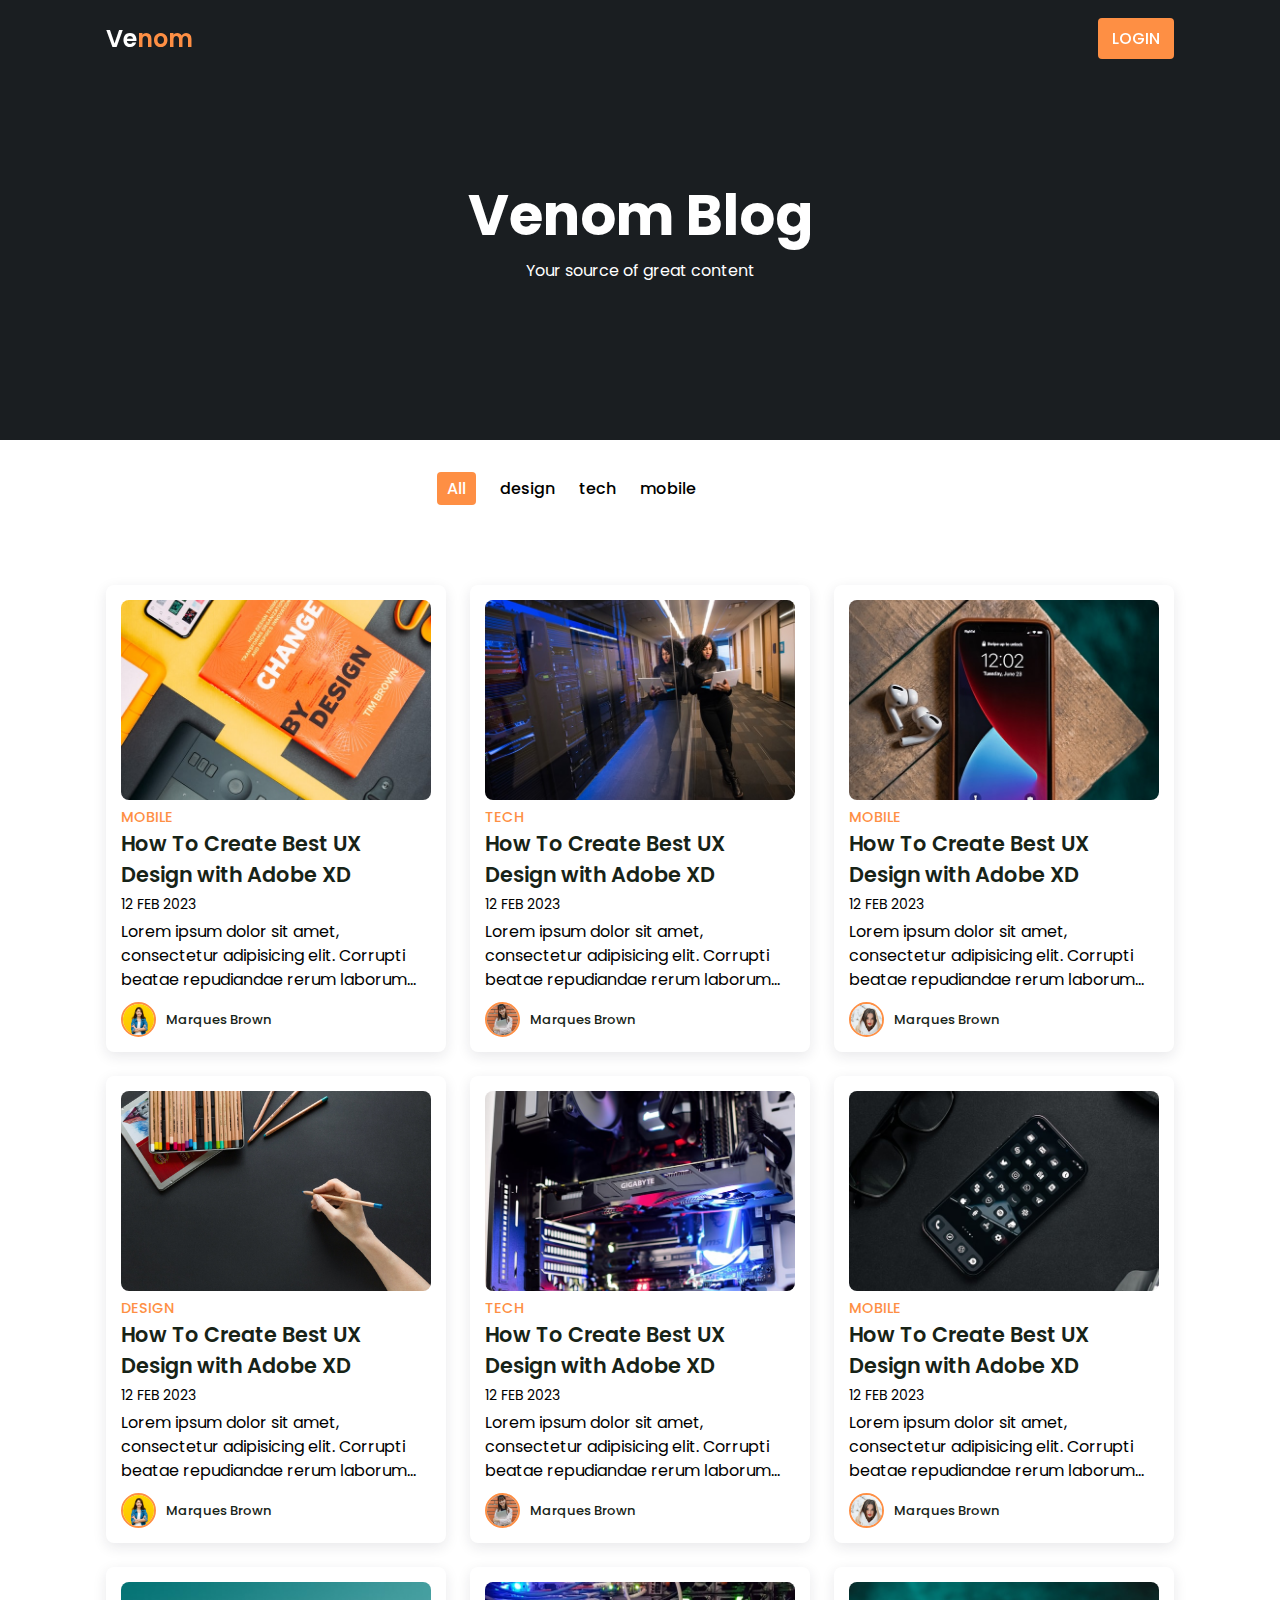
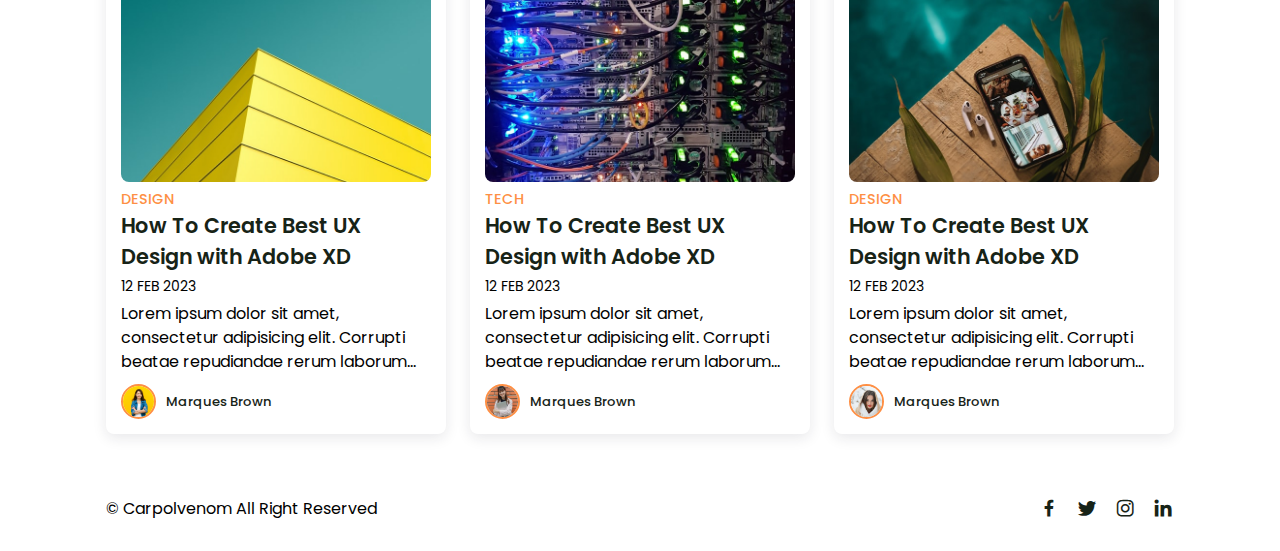
<file: index.html>
<!DOCTYPE html>
<html lang="en">
<head>
  <meta charset="UTF-8">
  <meta name="viewport" content="width=device-width, initial-scale=1.0">
  <title>My Blog</title>
  <!-- link to css file -->
  <link rel="stylesheet" href="style.css">

  <!-- Box Icon -->
  <link href='https://unpkg.com/boxicons@2.1.4/css/boxicons.min.css' rel="stylesheet">
</head>
<body>
<!-- Header -->
  <header>
    <!-- <div class="shadow"> -->
    <!-- nav -->
    <div class="nav container">
    <!-- Logo -->
    <a href="#" class="logo">Ve<span>nom</span></a>
    <!-- login btn -->
    <a href="login.html" class="login">Login</a>
  </div>
  <!-- </div> -->

  </header>

  <!--Home  -->
  <section class="home" id="home">
    <div class="home-text container">
      <h2 class="home-title">Venom Blog</h2>
      <span class="home-subtitle">Your source of great content</span>
    </div>
  </section>

  <!-- Post Filter -->
  <div class="post-filter container ">
    <span class="filter-item active-filter" data-filter='all'>All</span>
    <span class="filter-item" data-filter='design'>design</span>
    <span class="filter-item" data-filter='tech'>tech</span>
    <span class="filter-item" data-filter='mobile'>mobile</span>
  </div>

  <!-- posts -->
  <section class="post container">
     <!-- post Box 1 -->
     <div class="post-box">
        <img src="img/post-1.jpg" alt="" class="post-img">
        <h2 class="category">Mobile</h2>
        <a href="post-page.html" class="post-title">
          How To Create Best UX Design with Adobe XD
        </a>
        <span class="post-date">12 Feb 2023</span>
        <p class="post-decription">Lorem ipsum dolor sit amet, consectetur adipisicing elit. Corrupti beatae repudiandae rerum laborum fugit temporibus officia sed, at amet, impedit nam modi maxime consequuntur assumenda.</p>
        <div class="profile">
          <img src="img/profile-1.jpg" alt="" class="profile-img">
          <span class="profile-name">Marques Brown</span>
        </div>
      </div>
         <!-- post Box 2 -->
     <div class="post-box">
      <img src="img/post-2.jpg" alt="" class="post-img">
      <h2 class="category">Tech</h2>
      <a href="post-page.html" class="post-title">
        How To Create Best UX Design with Adobe XD
      </a>
      <span class="post-date">12 Feb 2023</span>
      <p class="post-decription">Lorem ipsum dolor sit amet, consectetur adipisicing elit. Corrupti beatae repudiandae rerum laborum fugit temporibus officia sed, at amet, impedit nam modi maxime consequuntur assumenda.</p>
      <div class="profile">
        <img src="img/profile-2.jpg" alt="" class="profile-img">
        <span class="profile-name">Marques Brown</span>
      </div>
      </div>
       <!-- post Box 3 -->
     <div class="post-box">
      <img src="img/post-3.jpg" alt="" class="post-img">
      <h2 class="category">Mobile</h2>
      <a href="post-page.html" class="post-title">
        How To Create Best UX Design with Adobe XD
      </a>
      <span class="post-date">12 Feb 2023</span>
      <p class="post-decription">Lorem ipsum dolor sit amet, consectetur adipisicing elit. Corrupti beatae repudiandae rerum laborum fugit temporibus officia sed, at amet, impedit nam modi maxime consequuntur assumenda.</p>
      <div class="profile">
        <img src="img/profile-3.jpg" alt="" class="profile-img">
        <span class="profile-name">Marques Brown</span>
      </div>
     </div>
      <!-- post Box 4 -->
      <div class="post-box Design">
        <img src="img/post-4.jpg" alt="" class="post-img">
        <h2 class="category">Design</h2>
        <a href="post-page.html" class="post-title">
          How To Create Best UX Design with Adobe XD
        </a>
        <span class="post-date">12 Feb 2023</span>
        <p class="post-decription">Lorem ipsum dolor sit amet, consectetur adipisicing elit. Corrupti beatae repudiandae rerum laborum fugit temporibus officia sed, at amet, impedit nam modi maxime consequuntur assumenda.</p>
        <div class="profile">
          <img src="img/profile-1.jpg" alt="" class="profile-img">
          <span class="profile-name">Marques Brown</span>
        </div>
      </div>
         <!-- post Box 5 -->
     <div class="post-box tech">
      <img src="img/post-5.jpg" alt="" class="post-img">
      <h2 class="category">Tech</h2>
      <a href="post-page.html" class="post-title">
        How To Create Best UX Design with Adobe XD
      </a>
      <span class="post-date">12 Feb 2023</span>
      <p class="post-decription">Lorem ipsum dolor sit amet, consectetur adipisicing elit. Corrupti beatae repudiandae rerum laborum fugit temporibus officia sed, at amet, impedit nam modi maxime consequuntur assumenda.</p>
      <div class="profile">
        <img src="img/profile-2.jpg" alt="" class="profile-img">
        <span class="profile-name">Marques Brown</span>
      </div>
      </div>
       <!-- post Box 6 -->
     <div class="post-box mobile">
      <img src="img/post-6.jpg" alt="" class="post-img">
      <h2 class="category">Mobile</h2>
      <a href="post-page.html" class="post-title">
        How To Create Best UX Design with Adobe XD
      </a>
      <span class="post-date">12 Feb 2023</span>
      <p class="post-decription">Lorem ipsum dolor sit amet, consectetur adipisicing elit. Corrupti beatae repudiandae rerum laborum fugit temporibus officia sed, at amet, impedit nam modi maxime consequuntur assumenda.</p>
      <div class="profile">
        <img src="img/profile-3.jpg" alt="" class="profile-img">
        <span class="profile-name">Marques Brown</span>
      </div>
     </div>
      <!-- post Box 7 -->
      <div class="post-box design">
        <img src="img/post-7.jpg" alt="" class="post-img">
        <h2 class="category">Design</h2>
        <a href="post-page.html" class="post-title">
          How To Create Best UX Design with Adobe XD
        </a>
        <span class="post-date">12 Feb 2023</span>
        <p class="post-decription">Lorem ipsum dolor sit amet, consectetur adipisicing elit. Corrupti beatae repudiandae rerum laborum fugit temporibus officia sed, at amet, impedit nam modi maxime consequuntur assumenda.</p>
        <div class="profile">
          <img src="img/profile-1.jpg" alt="" class="profile-img">
          <span class="profile-name">Marques Brown</span>
        </div>
      </div>
         <!-- post Box 8 -->
     <div class="post-box tech">
      <img src="img/post-8.jpg" alt="" class="post-img">
      <h2 class="category">Tech</h2>
      <a href="post-page.html" class="post-title">
        How To Create Best UX Design with Adobe XD
      </a>
      <span class="post-date">12 Feb 2023</span>
      <p class="post-decription">Lorem ipsum dolor sit amet, consectetur adipisicing elit. Corrupti beatae repudiandae rerum laborum fugit temporibus officia sed, at amet, impedit nam modi maxime consequuntur assumenda.</p>
      <div class="profile">
        <img src="img/profile-2.jpg" alt="" class="profile-img">
        <span class="profile-name">Marques Brown</span>
      </div>
      </div>
       <!-- post Box 9 -->
     <div class="post-box design">
      <img src="img/post-9.jpg" alt="" class="post-img">
      <h2 class="category">Design</h2>
      <a href="post-page.html" class="post-title">
        How To Create Best UX Design with Adobe XD
      </a>
      <span class="post-date">12 Feb 2023</span>
      <p class="post-decription">Lorem ipsum dolor sit amet, consectetur adipisicing elit. Corrupti beatae repudiandae rerum laborum fugit temporibus officia sed, at amet, impedit nam modi maxime consequuntur assumenda.</p>
      <div class="profile">
        <img src="img/profile-3.jpg" alt="" class="profile-img">
        <span class="profile-name">Marques Brown</span>
      </div>
     </div>
  </section>

  <!-- Footer -->
  <div class="footer container">
    <p>&#169; Carpolvenom All Right Reserved</p>
    <div class="social">
      <a href="#" class="bx bxl-facebook"></i></a>
      <a href="#" class="bx bxl-twitter"></i></a>
      <a href="#" class="bx bxl-instagram"></i></a>
      <a href="#" class="bx bxl-linkedin"></i></a>

    </div>
  </div>



  <!-- Jquary Link -->
  <script src="https://code.jquery.com/jquery-3.7.0.js" integrity="sha256-JlqSTELeR4TLqP0OG9dxM7yDPqX1ox/HfgiSLBj8+kM=" crossorigin="anonymous"></script>
<!-- link to js file -->
<script src="/Js/main.js"></script>
  

</body>
</html>
</file>
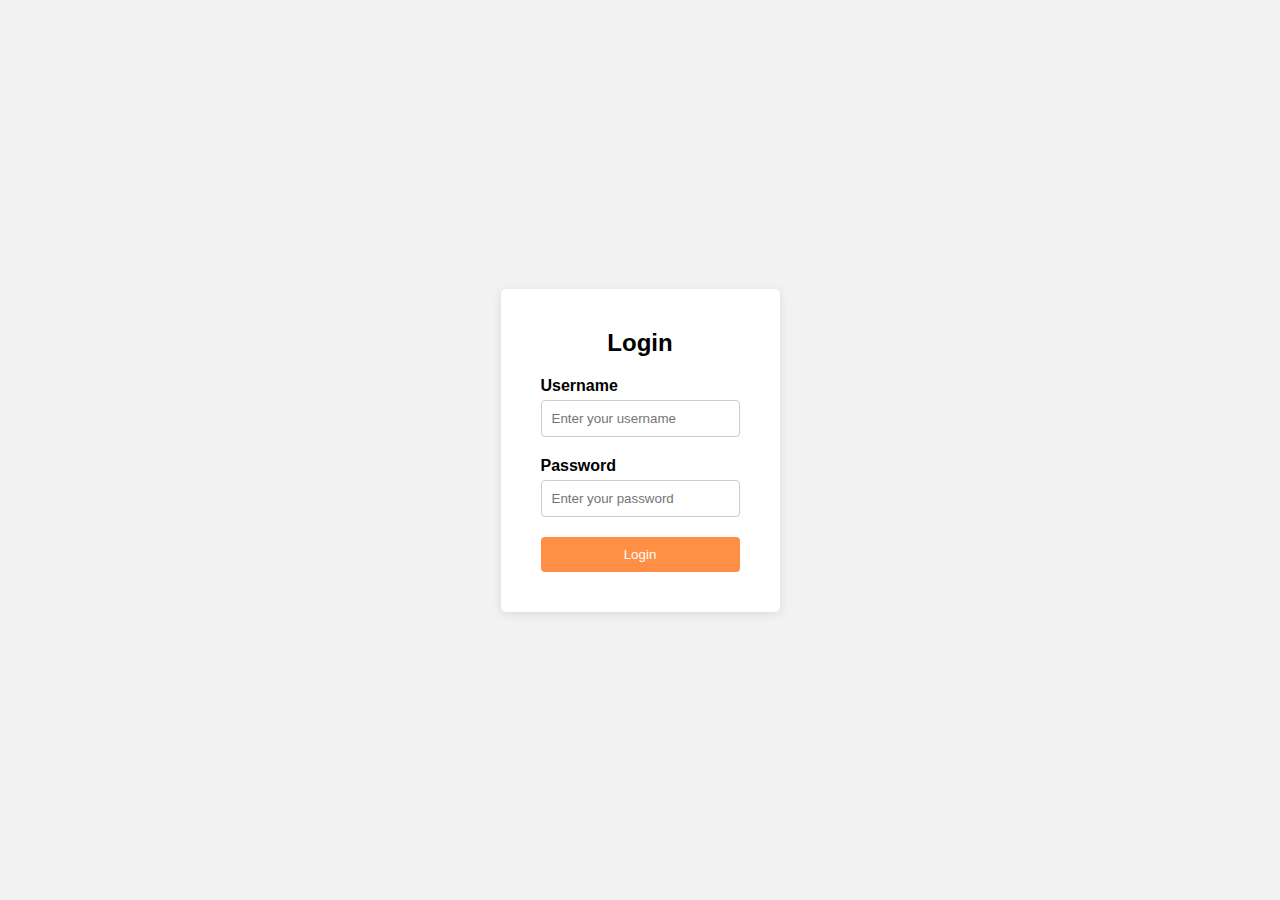
<file: login.html>
<!DOCTYPE html>
<html lang="en">
<head>
  <meta charset="UTF-8">
  <meta name="viewport" content="width=device-width, initial-scale=1.0">
  <link rel="stylesheet" href="login.css">
  <title>Login Page</title>
</head>
<body>
  <div class="container">
    <form class="login-form">
      <h2>Login</h2>
      <div class="form-group">
        <label for="username">Username</label>
        <input type="text" id="username" name="username" placeholder="Enter your username" required>
      </div>
      <div class="form-group">
        <label for="password">Password</label>
        <input type="password" id="password" name="password" placeholder="Enter your password" required>
      </div>
      <button type="submit">Login</button>
    </form>
  </div>
</body>
</html>
</file>
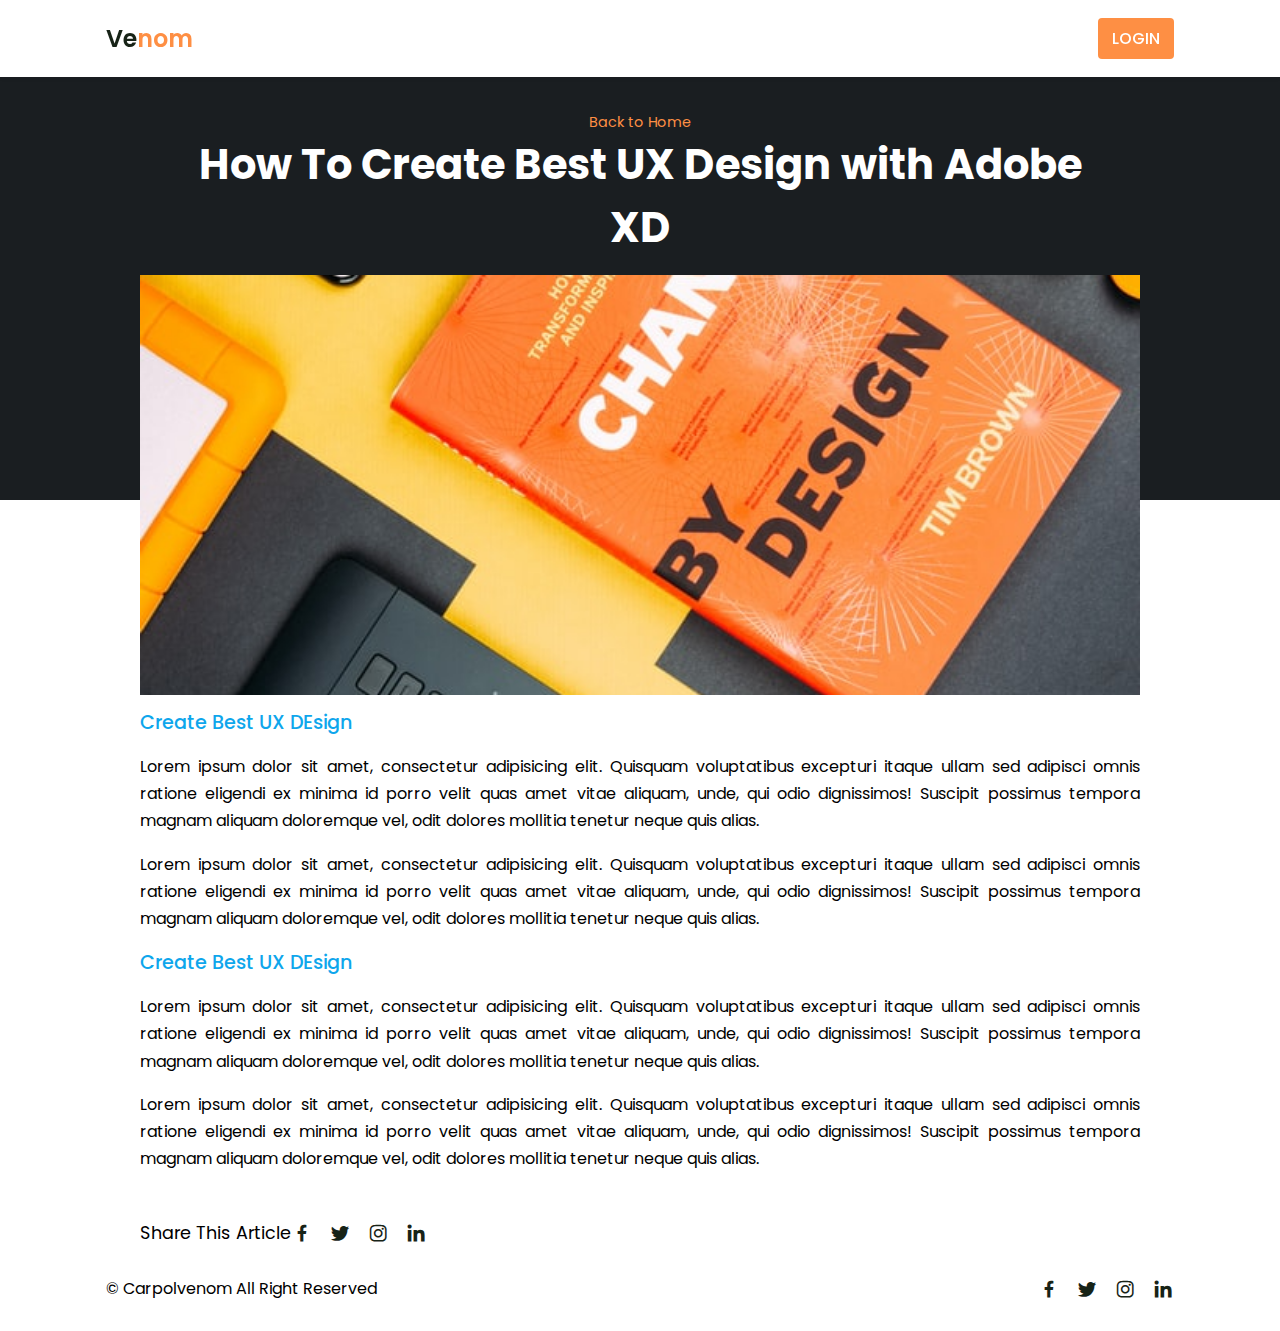
<file: post-page.html>
<!DOCTYPE html>
<html lang="en">

<head>
    <meta charset="UTF-8">
    <meta name="viewport" content="width=device-width, initial-scale=1.0">
    <title>Post page</title>
    <!-- link to css file -->
    <link rel="stylesheet" href="style.css">

    <!-- Box Icon -->
    <link href='https://unpkg.com/boxicons@2.1.4/css/boxicons.min.css' rel="stylesheet">
</head>

<body>
    <!-- Header -->
    <header>
        <div class="shadow">
            <!-- nav -->
            <div class="nav container">
                <!-- Logo -->
                <a href="index.html" class="logo">Ve<span>nom</span></a>
                <!-- login btn -->
                <a href="#" class="login">Login</a>
            </div>

    </header>
    <!-- post content -->
    <section class="post-header">
        <div class="header-content post-container">
            <!-- back to Home -->
            <a href="index.html" class="back-home">Back to Home</a>
            <!-- post title -->
            <h1 class="header-title">How To Create Best UX Design with Adobe XD</h1>
            <!-- post-image -->
            <img src="/img/post-1.jpg" alt="" class="header-img">
        </div>
    </section>

    <!-- posts -->
    <section class="post-content post-container">
        <h2 class="sub-headering">Create Best UX DEsign</h2>
        <p class="post-text">Lorem ipsum dolor sit amet, consectetur adipisicing elit. Quisquam voluptatibus excepturi
            itaque ullam sed adipisci omnis ratione eligendi ex minima id porro velit quas amet vitae aliquam, unde, qui
            odio dignissimos! Suscipit possimus tempora magnam aliquam doloremque vel, odit dolores mollitia tenetur
            neque quis alias.</p>
        <p class="post-text">Lorem ipsum dolor sit amet, consectetur adipisicing elit. Quisquam voluptatibus excepturi
            itaque ullam sed adipisci omnis ratione eligendi ex minima id porro velit quas amet vitae aliquam, unde, qui
            odio dignissimos! Suscipit possimus tempora magnam aliquam doloremque vel, odit dolores mollitia tenetur
            neque quis alias.</p>

            <h2 class="sub-headering">Create Best UX DEsign</h2>
            <p class="post-text">Lorem ipsum dolor sit amet, consectetur adipisicing elit. Quisquam voluptatibus excepturi
                itaque ullam sed adipisci omnis ratione eligendi ex minima id porro velit quas amet vitae aliquam, unde, qui
                odio dignissimos! Suscipit possimus tempora magnam aliquam doloremque vel, odit dolores mollitia tenetur
                neque quis alias.</p>
            <p class="post-text">Lorem ipsum dolor sit amet, consectetur adipisicing elit. Quisquam voluptatibus excepturi
                itaque ullam sed adipisci omnis ratione eligendi ex minima id porro velit quas amet vitae aliquam, unde, qui
                odio dignissimos! Suscipit possimus tempora magnam aliquam doloremque vel, odit dolores mollitia tenetur
                neque quis alias.</p>    
    </section>

    <!-- share -->
      <div class="share post-container">
        <span class="share-title">Share This Article</span>
        <div class="social">
            <a href="#" class="bx bxl-facebook"></i></a>
            <a href="#" class="bx bxl-twitter"></i></a>
            <a href="#" class="bx bxl-instagram"></i></a>
            <a href="#" class="bx bxl-linkedin"></i></a>
      </div>
    </div>

    <!-- Footer -->
    <div class="footer container">
        <p>&#169; Carpolvenom All Right Reserved</p>
        <div class="social">
            <a href="#" class="bx bxl-facebook"></i></a>
            <a href="#" class="bx bxl-twitter"></i></a>
            <a href="#" class="bx bxl-instagram"></i></a>
            <a href="#" class="bx bxl-linkedin"></i></a>

        </div>
    </div>



    <!-- Jquary Link -->
    <script src="https://code.jquery.com/jquery-3.7.0.js"
        integrity="sha256-JlqSTELeR4TLqP0OG9dxM7yDPqX1ox/HfgiSLBj8+kM=" crossorigin="anonymous"></script>
    <!-- link to js file -->
    <script src="/Js/main.js"></script>


</body>

</html>
</file>
<file: style.css>
@import url('https://fonts.googleapis.com/css2?family=Poppins:ital,wght@0,500;0,600;1,300;1,400&display=swap');
*{
    font-family: 'Poppins', sans-serif;
    margin: 0;
    padding: 0;
    scroll-behavior: smooth;
    scroll-padding-top: 2rem;
    box-sizing: border-box;
}

::selection{
    background-color: var(--second-color);
    color: var(--bg-color);
}
/* variable */
:root{
    --container-color: #1a1e21;
    --second-color: #fe8f44;
    --text-color: #172317;
    --bg-color: #fff;

}

a{
    text-decoration: none;
}
li{
    list-style: none;
}
img{
    width: 100%;
}
section{
    padding: 3rem 0 2rem;
}

.container{
    max-width: 1068px;
    margin: auto;
width: 100%;
}

/* header */
header{
    position: fixed;
    top: 0;
    left: 0;
    width: 100%;
    z-index: 200;
}

.shadow{
    background: var(--bg-color);
    box-shadow: 0 1px 4px hsl(0 4% 14% / 10%);
    transition: 0.4s;
}

.shadow .logo{
    color: var(--text-color);
}

.nav {
    display: flex;
    justify-content: space-between;
    align-items: center;
    padding: 18px 0;
}

.logo {
    font-size: 1.5rem;
    font-weight: 600;
    color: var(--bg-color);
}

.logo span {
    color: var(--second-color);
}

.login {
    padding: 8px 14px;
    text-transform: uppercase;
    font-weight: 500;
    border-radius: 4px;
    background-color: var(--second-color);
    color: var(--bg-color);

}

.login:hover {
    background: hsl(24, 98%, 58%);
    transition: 0.3s;

}

/* Home */
.home {
    width: 100%;
    min-height: 440px;
    background: var(--container-color);
    display: grid;
    justify-content: center;
    align-items: center;
}

.home-text{
    color: var(--bg-color);
    text-align: center;
}

.home-title{
    font-size: 3.5rem;
}

.home-subtitle{
    font-size: 1rem;
    font-weight: 400;
}

/* post filter */
.post-filter{
    display: flex;
    justify-content: center;
    align-items: center;
    column-gap: 1.5rem;
    margin: 2rem !important;
}

.filter-item {
    font-style: 0.9rem;
    font-weight: 500;
    cursor: pointer;
}

.active-filter{
    background: var(--second-color);
    color: var(--bg-color);
    padding: 4px 10px;
    border-radius: 4px;
}

/* posts */
.post{
    display: grid;
    grid-template-columns: repeat(auto-fit,minmax(280px,auto));
    justify-content: center;
    gap: 1.5rem;
}

.post-box {
    background: var(--bg-color);
    box-shadow: 0 4px 14px hsl(255deg 25% 15% / 10%);
    padding: 15px;
    border-radius: 0.5rem;
}

.post-img {
    width: 100%;
    height: 200px;
    object-fit: cover;
    object-position: center;
    border-radius: 0.5rem;
}

.category {
    font-size: 0.9rem;
    font-weight: 500;
    text-transform: uppercase;
    color: var(--second-color);
}

.post-title {
    font-size: 1.3rem;
    font-weight: 600;
    color: var(--text-color);
    /* To Remain Title In 2 Lines */
    display: -webkit-box;
    -webkit-line-clamp: 2;
    -webkit-box-orient: vertical;
    overflow: hidden;
}

.post-date {
    display: flex;
    font-size: 0.875rem;
    text-transform: uppercase;
    font-weight: 400;
    margin-top: 4px;
}

.post-decription {
    font-style: 0.9rem;
    line-height: 1.5rem;
    margin: 5px 0 10px;
    /* To Remain Title In 3 Lines */
    display: -webkit-box;
    -webkit-line-clamp: 3;
    -webkit-box-orient: vertical;
    overflow: hidden;

}

.profile {
    display: flex;
    align-items: center;
    gap: 10px;
}

.profile-img {
    width: 35px;
    height: 35px;
    border-radius: 50%;
    object-fit: cover;
    object-position: center;
    border: 2px solid var(--second-color);   
}

.profile-name {
    font-size: 0.82rem;
    font-weight: 500;
    color: var(--text-color);
}

.footer {
    display: flex;
    justify-content: space-between;
    align-items: center;
    padding: 30px 0;
}

.footer p{
    font-style: 0.938rem;
}

.social {
    display: flex;
    align-items: center;
    column-gap: 1rem;
}

.social .bx{
    font-size: 1.4rem;
    color: var(--text-color);
}

.social .bx:hover{
    color: var(--second-color);
    transition: 0.3s all linear;
}

/* post-content */
.post-header {
    width: 100%;
    height: 500px;
    background: var(--container-color);
}

.post-container {
    max-width: 1000px;
    margin: auto;
    width: 100%;
}

.header-content {
    display: flex;
    flex-direction: column;
    align-items: center;
    margin-top: 4rem !important;
}

.back-home {
    color: var(--second-color);
    font-size: 0.9rem;
}

.header-title {
    width: 90%;
    font-size: 2.6rem;
    color: var(--bg-color);
    text-align: center;
    margin-bottom: 1rem;
}

.header-img {
    width: 100%;
    height: 420px;
    object-fit: cover;
    object-position: center;
}

.post-content {
    margin-top: 10rem !important;
}

.sub-headering {
    font-size: 1.2rem;
    font-weight: 500;
    color: rgb(14, 166, 236);
    margin-bottom: 1rem;
}

.post-text {
    font-size: 1em;
    line-height: 1.7rem;
    margin: 1rem 0;
    text-align: justify;
}

/* share */
.share {
    display: flex;
    font-display: column;
    align-items: center;
    row-gap: 1rem;
}
.share-title {
    font-size: 1.1rem;
}

/* Responsive */
@media (max-width:1060px){
    .container {
        margin: 0 auto;
        width: 95%;
    }
    .home-text {
        width: 100%;
    }
}

@media (max-width: 800px) {
    .nav {
        padding: 14px 0;
    }
    .post-conatiner {
        margin: 0 auto;
        width: 95%;
    }
}

@media (max-width: 768) {
    .nav {
        padding: 10px 0;
    }
    section{
        padding: 2rem 0;
    }
    .header-content {
        margin-top: 3rem !important;
    }
    .home {
        min-height: 380px;
    }
    .home-title {
        font-size: 3rem;
    }
    .header-title {
        font-size: 2rem;
    }
    .heade-img {
        height: 370px;
    }
    .post-header {
        height: 435px;
    }
    .post-content {
        margin-top: 9rem !important;
    }
}

@media (max-width: 570) {
    .post-header {
        height: 390px;
    }
    .header-title {
        width: 100%;
    }
    .header-img {
        height: 340px;
    }
    .footer {
        flex-direction: column;
        row-gap: 1rem;
        padding: 20px 0;
        text-align: center;

    }
} 

@media (max-width: 396px){
    .home-tiltle {
        font-size: 2rem;
    }
    .home-subtitle {
        font-size: 0.9rem;
    }
    .home {
        min-height: 300px;
    }
    .post-box {

        padding: 10px;
    }
    .header-title {
        font-size: 1.4rem;
    }
    .post-content {
        margin-top: 5rem !important;
    }
    .post-text {
        font-size: 0.875rem;
        line-height: 1.5rem;
        margin: 10px 0;
    }
}
</file>
<file: login.css>
* {
    margin: 0;
    padding: 0;
    box-sizing: border-box;
  }
  
  body {
    font-family: 'Poppins', sans-serif;
    background-color: #f2f2f2;
  }
  
  .container {
    display: flex;
    justify-content: center;
    align-items: center;
    height: 100vh;
  }
  
  .login-form {
    background-color: #fff;
    padding: 40px;
    border-radius: 5px;
    box-shadow: 0 2px 10px rgba(0, 0, 0, 0.1);
  }
  
  h2 {
    text-align: center;
    margin-bottom: 20px;
  }
  
  .form-group {
    margin-bottom: 20px;
  }
  
  label {
    display: block;
    font-weight: 600;
    margin-bottom: 5px;
  }
  
  input[type="text"],
  input[type="password"] {
    width: 100%;
    padding: 10px;
    border: 1px solid #ccc;
    border-radius: 4px;
  }
  
  button[type="submit"] {
    display: block;
    width: 100%;
    padding: 10px;
    background-color: #fe8f44;
    color: #fff;
    border: none;
    border-radius: 4px;
    cursor: pointer;
  }
  
  button[type="submit"]:hover {
    background-color: #e67329;
  }
</file>
